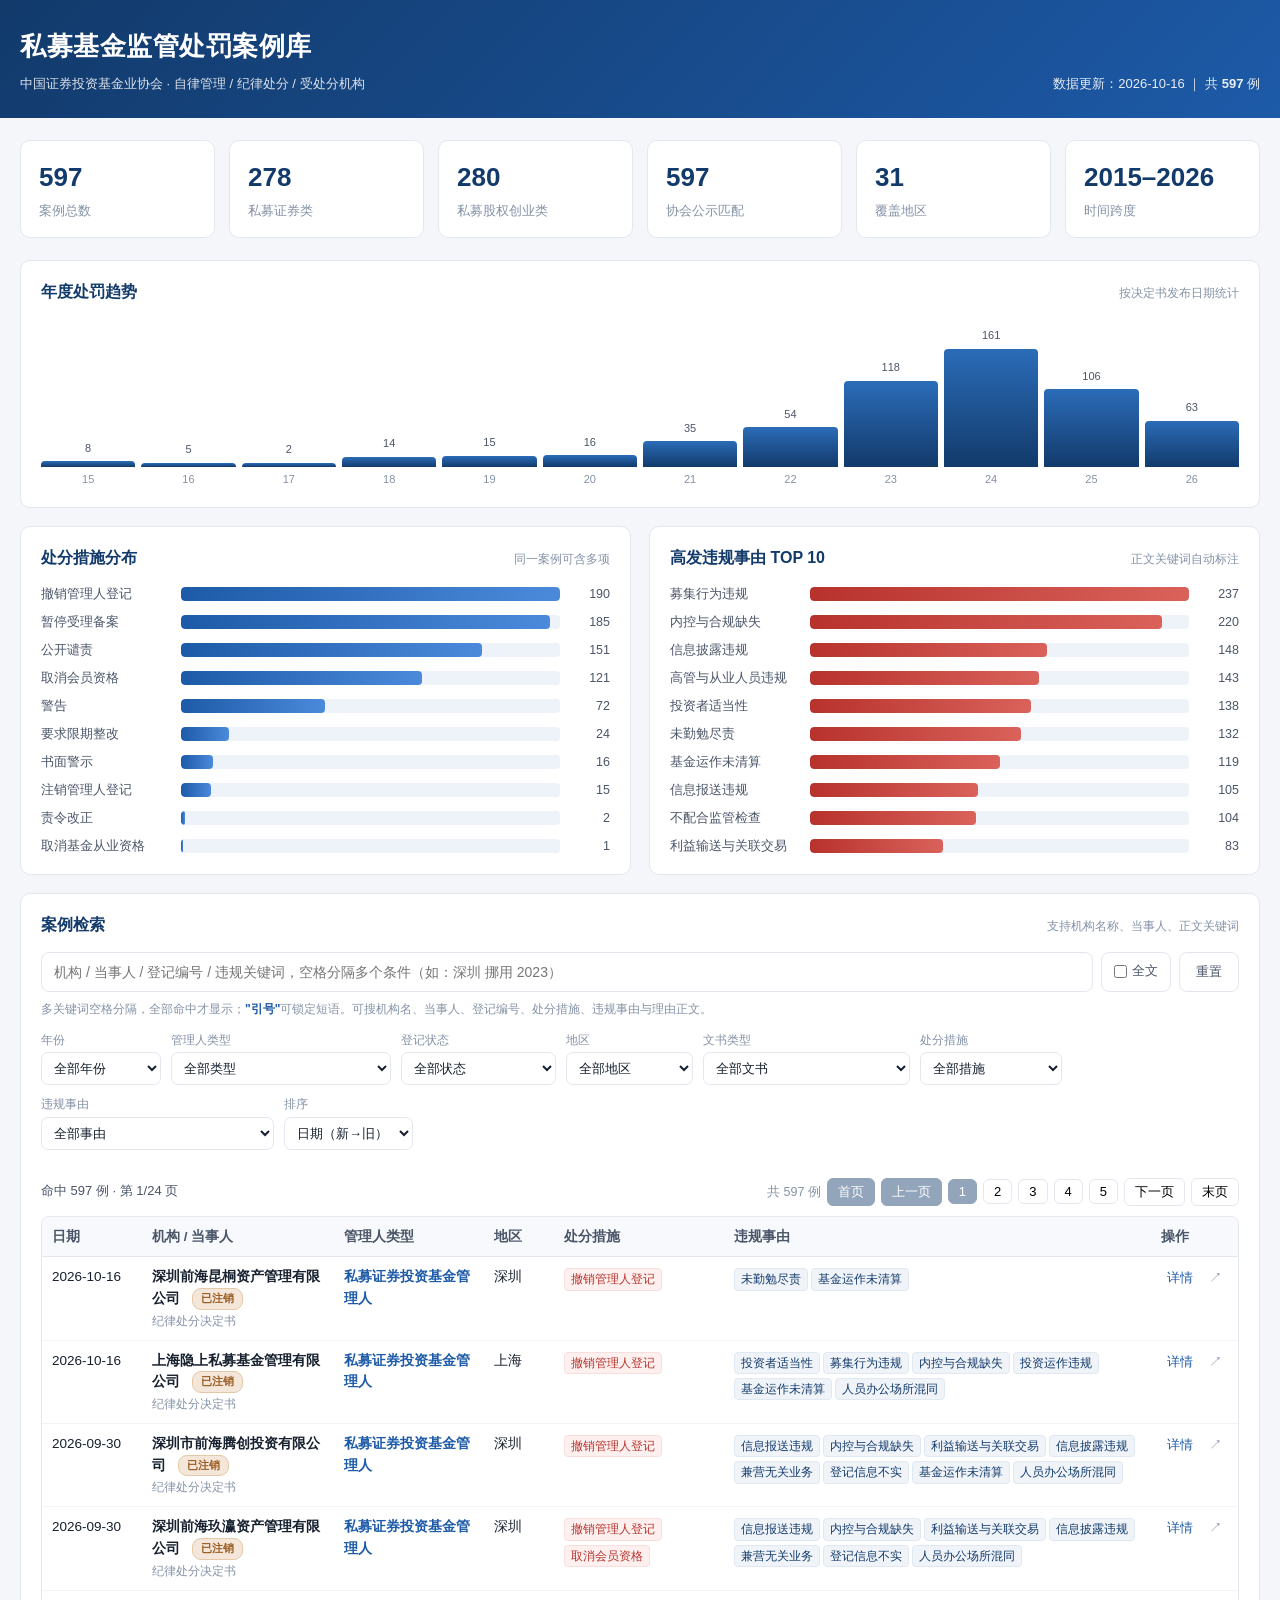
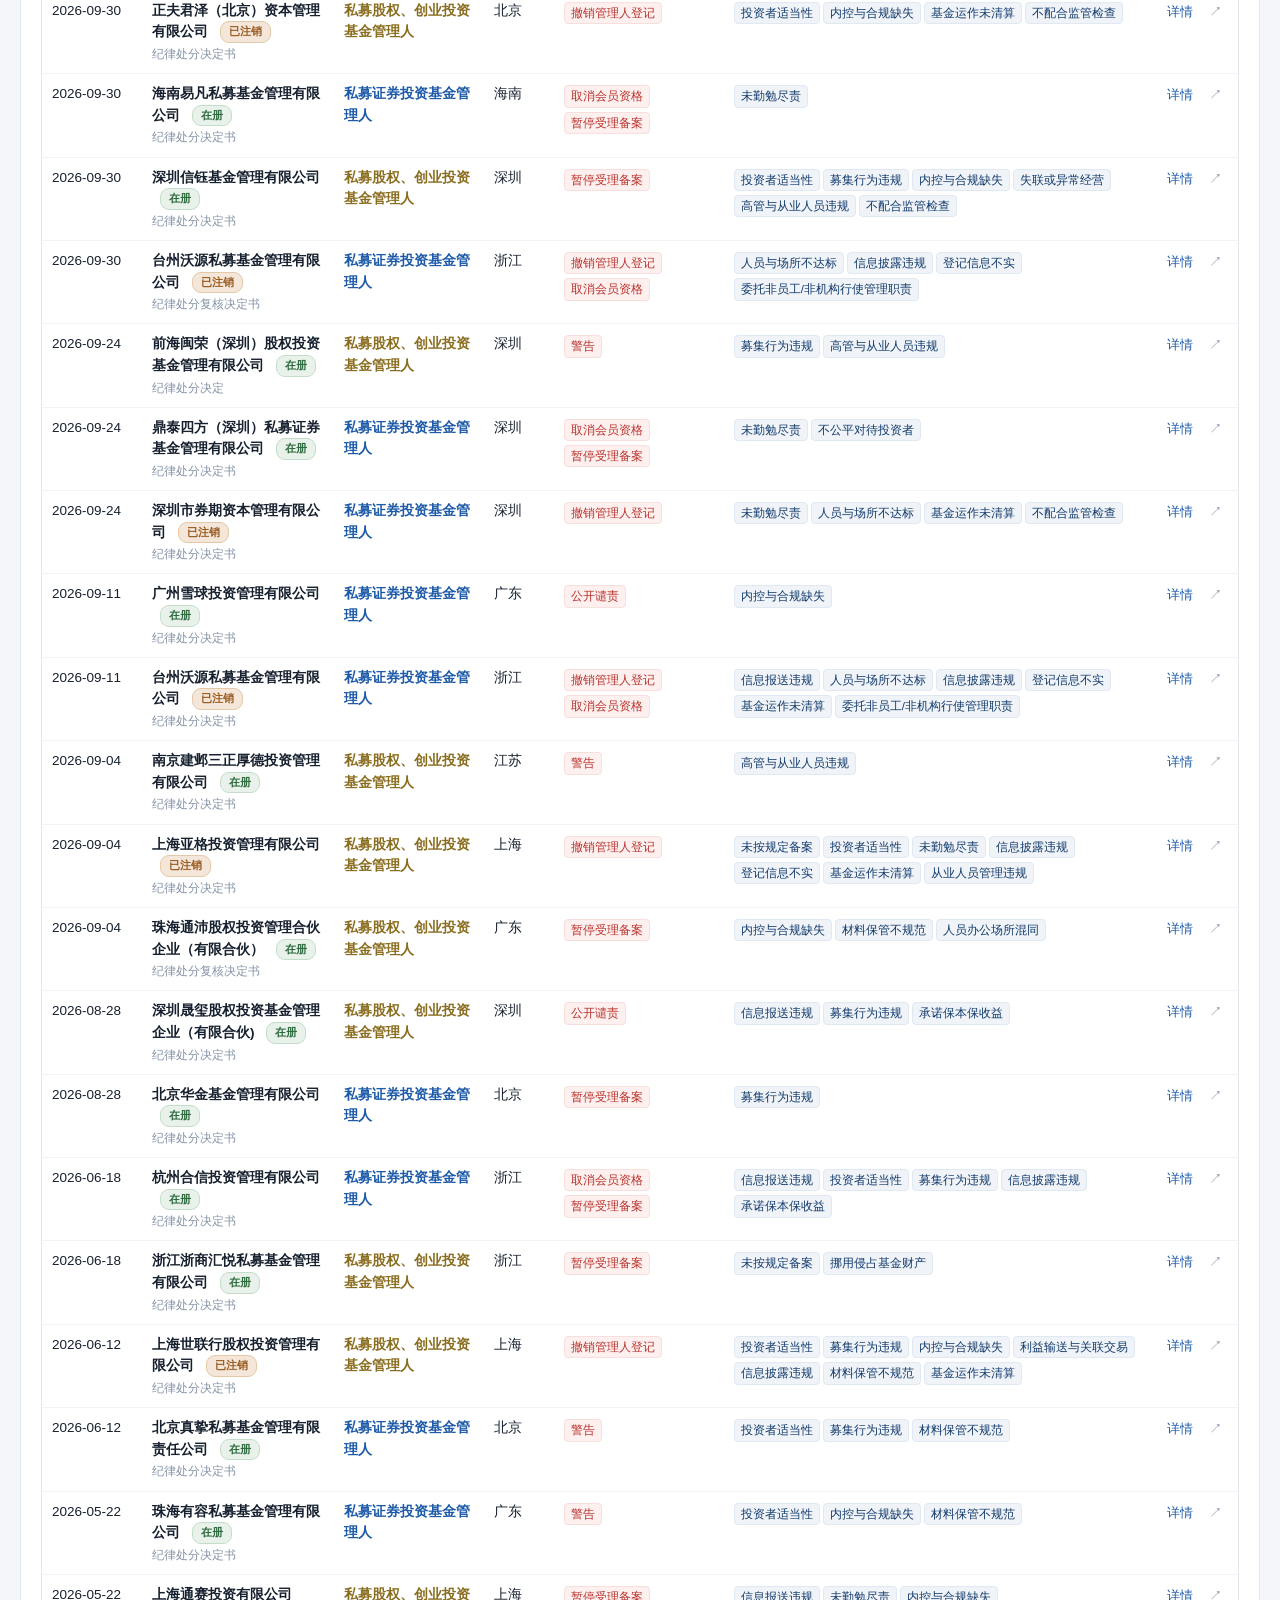
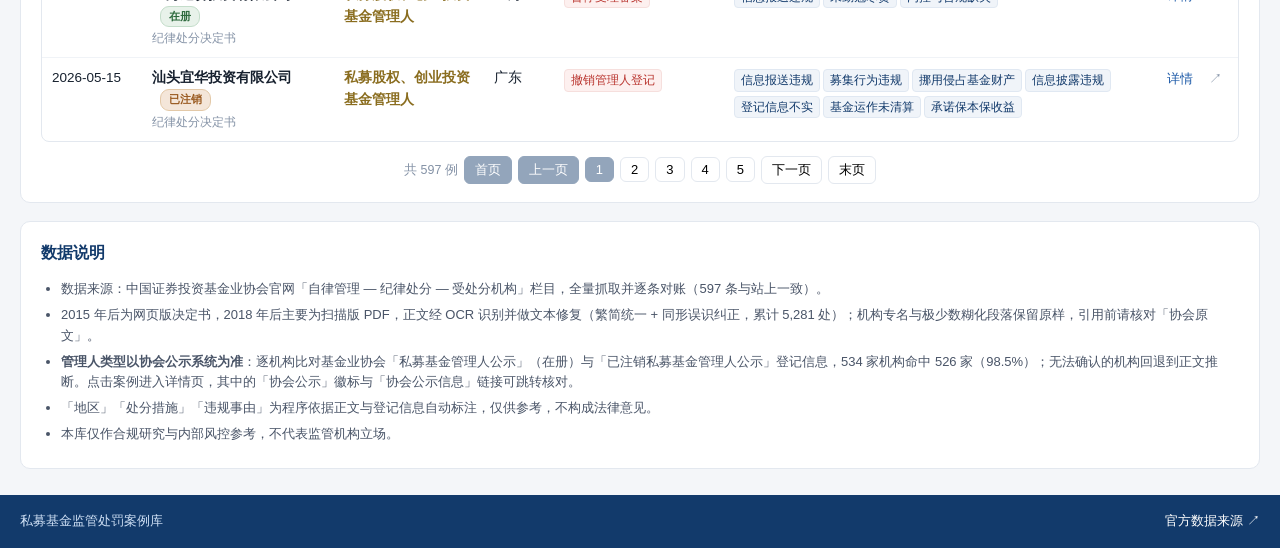
<file: docs/index.html>
<!DOCTYPE html>
<html lang="zh-CN">
<head>
<meta charset="UTF-8">
<meta name="viewport" content="width=device-width, initial-scale=1.0">
<title>私募基金监管处罚案例库 | 中国证券投资基金业协会纪律处分</title>
<meta name="description" content="收录中国证券投资基金业协会纪律处分（受处分机构）全量案例，支持按机构、年份、地区、违规类型、处分措施检索。">
<link rel="stylesheet" href="assets/style.css?v=202610301405">
</head>
<body>
<header class="site-header">
  <div class="wrap">
    <div class="brand">
      <h1>私募基金监管处罚案例库</h1>
      <p class="sub">中国证券投资基金业协会 · 自律管理 / 纪律处分 / 受处分机构</p>
    </div>
    <div class="meta">数据更新：<span id="update-date">—</span> ｜ 共 <b id="total-count">0</b> 例</div>
  </div>
</header>

<main class="wrap">
  <section class="stat-row" id="stat-row"></section>

  <section class="panel">
    <div class="panel-head">
      <h2>年度处罚趋势</h2>
      <span class="hint">按决定书发布日期统计</span>
    </div>
    <div class="bar-chart" id="year-chart"></div>
  </section>

  <section class="grid-2">
    <div class="panel">
      <div class="panel-head"><h2>处分措施分布</h2><span class="hint">同一案例可含多项</span></div>
      <div class="h-bars" id="penalty-chart"></div>
    </div>
    <div class="panel">
      <div class="panel-head"><h2>高发违规事由 TOP 10</h2><span class="hint">正文关键词自动标注</span></div>
      <div class="h-bars" id="violation-chart"></div>
    </div>
  </section>

  <section class="panel" id="browse">
    <div class="panel-head">
      <h2>案例检索</h2>
      <span class="hint">支持机构名称、当事人、正文关键词</span>
    </div>
    <div class="filters">
      <div class="search-box">
        <input type="search" id="q" autocomplete="off" spellcheck="false"
               placeholder="机构 / 当事人 / 登记编号 / 违规关键词，空格分隔多个条件（如：深圳 挪用 2023）">
        <label class="ft-toggle" title="同时检索处分决定书正文全文（首次使用需加载约 3MB）">
          <input type="checkbox" id="f-full"><span>全文</span>
        </label>
        <button id="clear-q" type="button">重置</button>
      </div>
      <div class="search-tip" id="search-tip">多关键词空格分隔，全部命中才显示；<b>"引号"</b>可锁定短语。可搜机构名、当事人、登记编号、处分措施、违规事由与理由正文。</div>
      <div class="select-row">
        <label>年份<select id="f-year"></select></label>
        <label>管理人类型<select id="f-type"></select></label>
        <label>登记状态<select id="f-reg">
          <option value="">全部状态</option>
          <option value="在册">在册</option>
          <option value="已注销">已注销</option>
          <option value="__renamed">已注销（名称变更）</option>
        </select></label>
        <label>地区<select id="f-region"></select></label>
        <label>文书类型<select id="f-doc"></select></label>
        <label>处分措施<select id="f-penalty"></select></label>
        <label>违规事由<select id="f-violation"></select></label>
        <label>排序<select id="f-sort">
          <option value="date-desc">日期（新→旧）</option>
          <option value="date-asc">日期（旧→新）</option>
          <option value="org">机构名称</option>
        </select></label>
      </div>
      <div class="chips" id="active-filters"></div>
    </div>
    <div class="result-bar">
      <span id="result-count">—</span>
      <div class="pager" id="pager"></div>
    </div>
    <div class="table-wrap">
      <table class="cases">
        <thead>
          <tr>
            <th style="width:100px">日期</th>
            <th>机构 / 当事人</th>
            <th style="width:150px">管理人类型</th>
            <th style="width:70px">地区</th>
            <th style="width:170px">处分措施</th>
            <th>违规事由</th>
            <th style="width:86px">操作</th>
          </tr>
        </thead>
        <tbody id="case-tbody"></tbody>
      </table>
    </div>
    <div class="pager bottom" id="pager2"></div>
  </section>

  <section class="panel">
    <div class="panel-head"><h2>数据说明</h2></div>
    <ul class="notes">
      <li>数据来源：中国证券投资基金业协会官网「自律管理 — 纪律处分 — 受处分机构」栏目，全量抓取并逐条对账（597 条与站上一致）。</li>
      <li>2015 年后为网页版决定书，2018 年后主要为扫描版 PDF，正文经 OCR 识别并做文本修复（繁简统一 + 同形误识纠正，累计 5,281 处）；机构专名与极少数糊化段落保留原样，引用前请核对「协会原文」。</li>
      <li><b>管理人类型以协会公示系统为准</b>：逐机构比对基金业协会「私募基金管理人公示」（在册）与「已注销私募基金管理人公示」登记信息，534 家机构命中 526 家（98.5%）；无法确认的机构回退到正文推断。点击案例进入详情页，其中的「协会公示」徽标与「协会公示信息」链接可跳转核对。</li>
      <li>「地区」「处分措施」「违规事由」为程序依据正文与登记信息自动标注，仅供参考，不构成法律意见。</li>
      <li>本库仅作合规研究与内部风控参考，不代表监管机构立场。</li>
    </ul>
  </section>
</main>

<footer class="site-footer">
  <div class="wrap">
    <span>私募基金监管处罚案例库</span>
    <a id="src-link" href="https://www.amac.org.cn/zlgl/jlcf/scfjg/index.html" target="_blank" rel="noopener">官方数据来源 ↗</a>
  </div>
</footer>

<script src="assets/app.js?v=202610301405"></script>
</body>
</html>
</file>
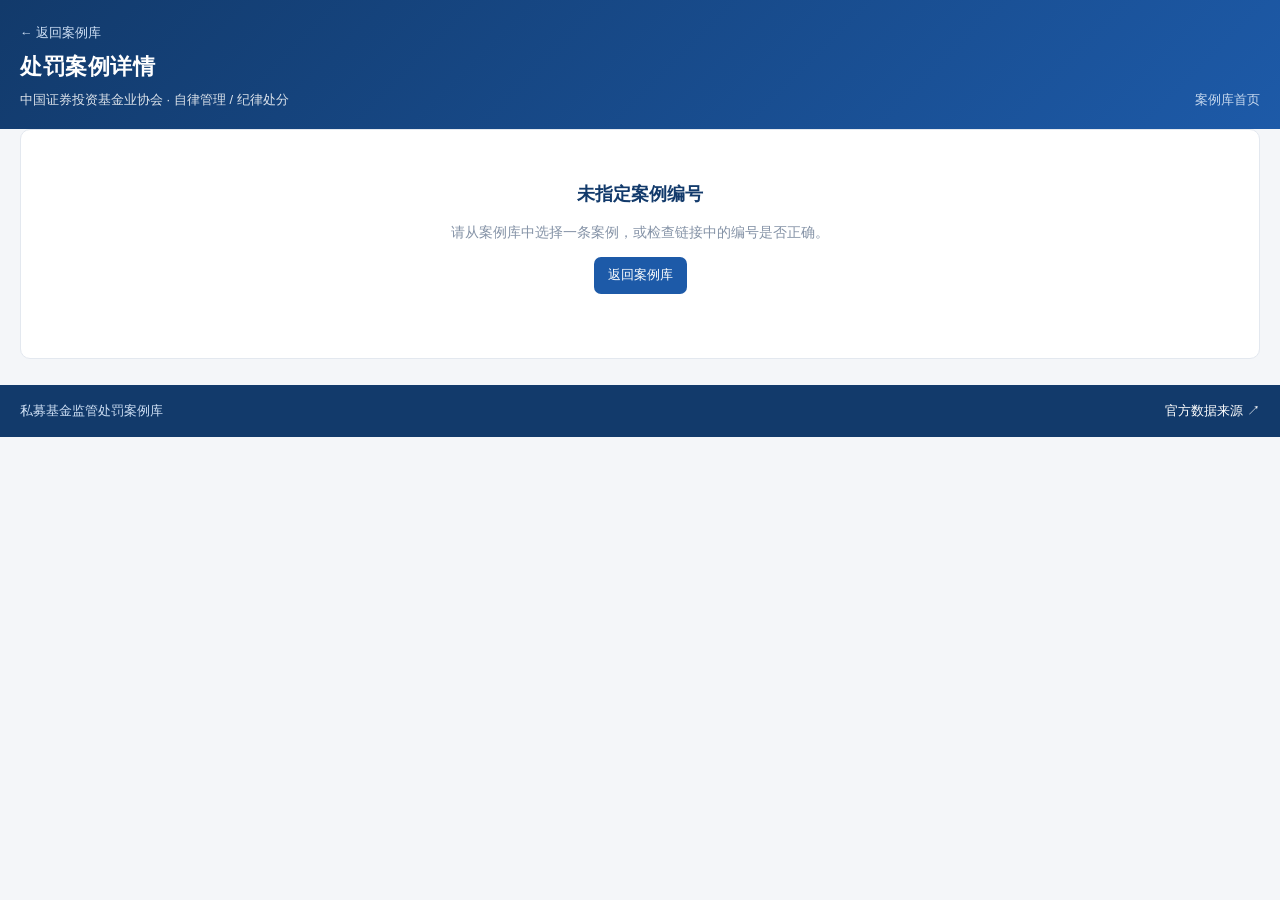
<file: docs/case.html>
<!DOCTYPE html>
<html lang="zh-CN">
<head>
<meta charset="UTF-8">
<meta name="viewport" content="width=device-width, initial-scale=1.0">
<title>案例详情 | 私募基金监管处罚案例库</title>
<meta name="description" content="私募基金监管处罚案例详情：处分措施、违规事由、决定书全文与协会公示登记信息。">
<link rel="stylesheet" href="assets/style.css?v=202610301405">
</head>
<body class="detail-page">

<header class="site-header">
  <div class="wrap">
    <div class="brand">
      <a class="back-link" id="back-link" href="index.html">← 返回案例库</a>
      <h1>处罚案例详情</h1>
      <p class="sub">中国证券投资基金业协会 · 自律管理 / 纪律处分</p>
    </div>
    <div class="meta"><a class="header-link" href="index.html">案例库首页</a></div>
  </div>
</header>

<main class="wrap" id="root">
  <div class="loading" id="loading">正在加载案例…</div>
</main>

<footer class="site-footer">
  <div class="wrap">
    <span>私募基金监管处罚案例库</span>
    <a href="https://www.amac.org.cn/zlgl/jlcf/scfjg/index.html" target="_blank" rel="noopener">官方数据来源 ↗</a>
  </div>
</footer>

<script src="assets/case.js?v=202610301405"></script>
</body>
</html>
</file>
<file: docs/assets/style.css>
:root{
  --bg:#f4f6f9; --card:#fff; --ink:#16202e; --ink2:#4a5568; --ink3:#8492a6;
  --line:#e3e8ef; --brand:#123a6b; --brand2:#1d5aa8; --accent:#b8322c;
  --soft:#eef3fa; --ok:#1f7a55;
}
*{box-sizing:border-box}
body{margin:0;background:var(--bg);color:var(--ink);
  font:15px/1.6 -apple-system,BlinkMacSystemFont,"PingFang SC","Microsoft YaHei","Helvetica Neue",Arial,sans-serif}
.wrap{max-width:1280px;margin:0 auto;padding:0 20px}
a{color:var(--brand2);text-decoration:none}
a:hover{text-decoration:underline}

.site-header{background:linear-gradient(135deg,#123a6b,#1d5aa8);color:#fff;padding:26px 0 24px}
.site-header .wrap{display:flex;justify-content:space-between;align-items:flex-end;flex-wrap:wrap;gap:12px}
.brand h1{margin:0;font-size:26px;letter-spacing:.5px}
.brand .sub{margin:6px 0 0;opacity:.85;font-size:13px}
.site-header .meta{font-size:13px;opacity:.9}

.stat-row{display:grid;grid-template-columns:repeat(auto-fit,minmax(150px,1fr));gap:14px;margin:22px 0}
.stat{background:var(--card);border:1px solid var(--line);border-radius:10px;padding:16px 18px}
.stat .n{font-size:26px;font-weight:700;color:var(--brand)}
.stat .l{font-size:12.5px;color:var(--ink3);margin-top:2px}

.panel{background:var(--card);border:1px solid var(--line);border-radius:10px;padding:18px 20px;margin-bottom:18px}
.panel-head{display:flex;justify-content:space-between;align-items:baseline;margin-bottom:14px}
.panel-head h2{margin:0;font-size:16px;color:var(--brand)}
.hint{font-size:12px;color:var(--ink3)}

.grid-2{display:grid;grid-template-columns:1fr 1fr;gap:18px}
@media(max-width:900px){.grid-2{grid-template-columns:1fr}}

/* 年度柱状图 */
.bar-chart{display:flex;align-items:flex-end;gap:6px;height:170px;padding-top:8px}
.bar-chart .col{flex:1;display:flex;flex-direction:column;justify-content:flex-end;align-items:center;gap:4px}
.bar-chart .bar{width:100%;background:linear-gradient(180deg,#2b6cb8,#123a6b);border-radius:4px 4px 0 0;min-height:2px}
.bar-chart .v{font-size:11px;color:var(--ink2)}
.bar-chart .k{font-size:11px;color:var(--ink3);white-space:nowrap}

/* 横向条形 */
.h-bars{display:flex;flex-direction:column;gap:8px}
.h-bar{display:grid;grid-template-columns:132px 1fr 42px;align-items:center;gap:8px;font-size:12.5px}
.h-bar .track{background:var(--soft);border-radius:4px;height:14px;overflow:hidden}
.h-bar .fill{height:100%;background:linear-gradient(90deg,#b8322c,#d9625b);border-radius:4px}
.h-bar .fill.blue{background:linear-gradient(90deg,#1d5aa8,#4b8ada)}
.h-bar .num{text-align:right;color:var(--ink2)}
.h-bar .name{color:var(--ink2);overflow:hidden;text-overflow:ellipsis;white-space:nowrap}

/* 筛选 */
.filters{display:flex;flex-direction:column;gap:12px}
.search-box{display:flex;gap:8px}
.search-box input{flex:1;padding:10px 12px;border:1px solid var(--line);border-radius:8px;font-size:14px;outline:none}
.search-box input:focus{border-color:var(--brand2)}
.search-box button{padding:10px 16px;border:1px solid var(--line);background:#fff;border-radius:8px;cursor:pointer;color:var(--ink2)}
.search-box button:hover{background:var(--soft)}
.ft-toggle{display:flex;align-items:center;gap:5px;padding:0 12px;border:1px solid var(--line);border-radius:8px;background:#fff;font-size:13px;color:var(--ink2);cursor:pointer;user-select:none;white-space:nowrap}
.ft-toggle:hover{background:var(--soft)}
.ft-toggle input{margin:0;cursor:pointer}
.search-tip{font-size:12px;color:var(--ink3);margin-top:-4px}
.search-tip b{color:var(--brand2);font-weight:600}
mark{background:#fff2b8;color:inherit;padding:0 1px;border-radius:2px}
.snip{font-size:12px;color:var(--ink3);margin-top:4px;line-height:1.5;
  display:-webkit-box;-webkit-line-clamp:2;-webkit-box-orient:vertical;overflow:hidden}
.select-row{display:flex;flex-wrap:wrap;gap:10px}
.select-row label{display:flex;flex-direction:column;font-size:11.5px;color:var(--ink3);gap:3px}
.select-row select{padding:7px 8px;border:1px solid var(--line);border-radius:7px;background:#fff;font-size:13px;color:var(--ink);min-width:120px}
.chips{display:flex;flex-wrap:wrap;gap:6px}
.chip{background:var(--soft);border:1px solid #d6e0ee;color:var(--brand);border-radius:999px;padding:3px 10px;font-size:12px}
.result-bar{display:flex;justify-content:space-between;align-items:center;margin:16px 0 10px;font-size:13px;color:var(--ink2)}
.pager{display:flex;gap:6px;align-items:center;flex-wrap:wrap}
.pager.bottom{margin-top:14px;justify-content:center}
.pager button{border:1px solid var(--line);background:#fff;border-radius:6px;padding:4px 10px;cursor:pointer;font-size:13px}
.pager button[disabled]{opacity:.45;cursor:default}
.pager button.cur{background:var(--brand);color:#fff;border-color:var(--brand)}
.pager span{font-size:12.5px;color:var(--ink3)}

.table-wrap{overflow-x:auto;border:1px solid var(--line);border-radius:8px}
table.cases{width:100%;border-collapse:collapse;font-size:13.5px}
table.cases th{background:#f7f9fc;text-align:left;padding:9px 10px;font-weight:600;color:var(--ink2);border-bottom:1px solid var(--line);white-space:nowrap}
table.cases td{padding:9px 10px;border-bottom:1px solid #f0f3f7;vertical-align:top}
table.cases tr:last-child td{border-bottom:none}
table.cases tbody tr:hover{background:#f9fbfe}
.org{font-weight:600;color:var(--ink);cursor:pointer}
.org:hover{color:var(--brand2);text-decoration:underline}
.sub2{font-size:12px;color:var(--ink3);margin-top:2px}
.tag{display:inline-block;background:#f0f4f9;color:var(--brand);border:1px solid #e0e8f2;border-radius:4px;padding:1px 6px;margin:2px 3px 2px 0;font-size:11.5px;white-space:nowrap}
.tag.red{background:#fdf0ef;color:var(--accent);border-color:#f6dfdd}
.tag.grey{background:#f4f5f7;color:var(--ink3);border-color:#e8eaee}
.type-sec{color:var(--brand2);font-weight:600}
.type-eq{color:#8a6d1f;font-weight:600}
.type-na{color:var(--ink3)}

.notes{margin:0;padding-left:20px;font-size:13px;color:var(--ink2)}
.notes li{margin:5px 0}

.site-footer{background:#123a6b;color:#cfe0f5;padding:16px 0;margin-top:26px;font-size:13px}
.site-footer .wrap{display:flex;justify-content:space-between}
.site-footer a{color:#fff}

.modal{position:fixed;inset:0;background:rgba(15,23,42,.55);display:flex;align-items:center;justify-content:center;padding:24px;z-index:50}
.modal[hidden]{display:none}
.modal-box{background:#fff;border-radius:10px;max-width:860px;width:100%;max-height:86vh;display:flex;flex-direction:column}
.modal-head{display:flex;justify-content:space-between;align-items:center;padding:16px 20px;border-bottom:1px solid var(--line)}
.modal-head h3{margin:0;font-size:16px;color:var(--brand);padding-right:12px}
.modal-head button{background:none;border:none;font-size:24px;color:var(--ink3);cursor:pointer;line-height:1}
.modal-meta{padding:10px 20px;font-size:12.5px;color:var(--ink2);border-bottom:1px solid var(--line);display:flex;flex-wrap:wrap;gap:10px}
.penalty-box{padding:0 20px}
.pbox{background:#fdf6f5;border:1px solid #f3ddd9;border-left:3px solid #b8322c;border-radius:6px;padding:10px 12px;margin:12px 0 0}
.ptitle{font-size:12px;color:#b8322c;font-weight:600;margin-bottom:5px}
.ptext{font-size:13px;color:#3b2a28;line-height:1.75;word-break:break-word}
/* 协会公示状态徽标 */
.reg-badge{display:inline-block;margin-left:8px;padding:1px 8px;border-radius:9px;font-size:11px;font-weight:600;vertical-align:1px}
.reg-on{background:#e8f2ea;color:#2e6b3e;border:1px solid #c4ddca}
.reg-off{background:#f4e6d9;color:#9a5b21;border:1px solid #e3c9a8}
.modal-foot a{margin-right:16px}
.modal-body{padding:14px 20px;overflow:auto}
.modal-body pre{margin:0;white-space:pre-wrap;word-break:break-word;font:13.5px/1.85 "PingFang SC","Microsoft YaHei",monospace;color:var(--ink)}
.modal-foot{padding:12px 20px;border-top:1px solid var(--line);text-align:right}
@media(max-width:700px){
  .bar-chart{height:140px}
  .h-bar{grid-template-columns:100px 1fr 34px}
}

/* ============================================================
   案例详情页
   ============================================================ */
.detail-page .site-header{padding:20px 0 18px}
.detail-page .brand h1{font-size:22px}
.back-link{display:inline-block;font-size:12.5px;color:#cfe0f5;margin-bottom:6px}
.back-link:hover{color:#fff;text-decoration:none}
.header-link{color:#dbe8f8;font-size:13px}
.header-link:hover{color:#fff}
.loading{background:var(--card);border:1px solid var(--line);border-radius:10px;padding:40px;text-align:center;color:var(--ink3)}

.crumb{font-size:12.5px;color:var(--ink3);margin:18px 0 12px}
.crumb a{color:var(--ink3)}
.crumb a:hover{color:var(--brand2)}
.crumb .sep{margin:0 7px;color:#c3ccda}
.crumb b{color:var(--ink2);font-weight:600}

.case-layout{display:grid;grid-template-columns:minmax(0,1fr) 320px;gap:18px;align-items:start}
@media(max-width:980px){.case-layout{grid-template-columns:1fr}}

.case-head{background:var(--card);border:1px solid var(--line);border-radius:10px;padding:20px 22px 18px;margin-bottom:14px}
.case-head h1{margin:0;font-size:23px;line-height:1.45;color:var(--brand);word-break:break-word}
.case-head .badge-row{margin-top:10px}
.case-head .badge-row .reg-badge{margin-left:0;margin-right:6px}
.case-sub{margin:10px 0 0;font-size:12.5px;color:var(--ink3);line-height:1.6;word-break:break-word}
.doc-badge{background:#eef3fa;color:#2b5c93;border:1px solid #d9e4f2}

.meta-strip{display:grid;grid-template-columns:repeat(auto-fit,minmax(150px,1fr));gap:10px;margin-bottom:14px}
.meta-item{background:var(--card);border:1px solid var(--line);border-radius:8px;padding:10px 12px}
.meta-item .k{display:block;font-size:11.5px;color:var(--ink3)}
.meta-item .v{display:block;font-size:14px;font-weight:600;color:var(--ink);margin-top:2px;word-break:break-word}
.other-parties{margin:0 0 14px;font-size:13px;color:var(--ink2)}

.tag-row{display:flex;flex-wrap:wrap;gap:6px}
.tag.big{font-size:12.5px;padding:3px 9px;border-radius:5px;margin:0}
.tag.red.big{background:#fdf0ef;color:var(--accent);border-color:#f3d3cf}

.quote{margin:0 0 12px;padding:12px 14px;background:#fdf6f5;border:1px solid #f3ddd9;border-left:3px solid var(--accent);
  border-radius:6px;font-size:13.5px;line-height:1.8;color:#3b2a28;word-break:break-word}
.decision summary{cursor:pointer;font-size:13px;color:var(--brand2);margin-bottom:8px}

.doc{margin:0;white-space:pre-wrap;word-break:break-word;
  font:14px/1.95 "PingFang SC","Microsoft YaHei",-apple-system,sans-serif;color:var(--ink)}
.doc.small{font-size:13px;line-height:1.85;max-height:320px;overflow:auto;background:#fafbfd;
  border:1px solid var(--line);border-radius:6px;padding:12px}
.doc-tools{display:flex;align-items:center;gap:10px}
.btn-s{padding:4px 10px;border:1px solid var(--line);background:#fff;border-radius:6px;
  font-size:12px;color:var(--ink2);cursor:pointer}
.btn-s:hover{background:var(--soft);color:var(--brand)}
.btn{display:inline-block;padding:8px 14px;border-radius:7px;background:var(--brand2);color:#fff;font-size:13px}
.btn:hover{background:var(--brand);text-decoration:none;color:#fff}

.case-nav{display:flex;justify-content:space-between;gap:12px;margin:16px 0 30px;font-size:13px}
.nav-link{background:var(--card);border:1px solid var(--line);border-radius:8px;padding:10px 14px;color:var(--ink2);max-width:49%}
.nav-link:hover{border-color:#c9d8ec;color:var(--brand2);text-decoration:none}

.case-side .panel{padding:14px 16px;margin-bottom:14px}
.case-side .panel-head{margin-bottom:10px}
.case-side .panel-head h2{font-size:14px}
.case-side .panel.sticky{position:sticky;top:14px}
@media(max-width:980px){.case-side .panel.sticky{position:static}}

.kv{margin:0;display:flex;flex-direction:column;gap:0}
.kv-row{display:grid;grid-template-columns:78px 1fr;gap:8px;padding:7px 0;border-bottom:1px dashed #eef1f6;font-size:12.5px}
.kv-row:last-child{border-bottom:none}
.kv-row dt{color:var(--ink3)}
.kv-row dd{margin:0;color:var(--ink);word-break:break-word}

.side-links{display:flex;flex-direction:column;gap:8px}
.side-link{font-size:12.5px}
.side-link:hover{text-decoration:underline}

.empty-state{text-align:center;padding:50px 20px}
.empty-state h2{margin:0 0 8px;color:var(--brand);font-size:18px}
.empty-state p{color:var(--ink3);font-size:13.5px}

/* 列表操作列与整行可点击 */
table.cases tbody tr.row{cursor:pointer}
table.cases tbody tr.row:hover{background:#f4f8fd}
.op-cell{white-space:nowrap}
.op{display:inline-block;font-size:12.5px;color:var(--brand2);padding:2px 6px;border-radius:4px}
.op:hover{background:var(--soft);text-decoration:none}
.op.ext{color:var(--ink3)}
a.org{font-weight:600;color:var(--ink)}
a.org:hover{color:var(--brand2);text-decoration:underline}
</file>
